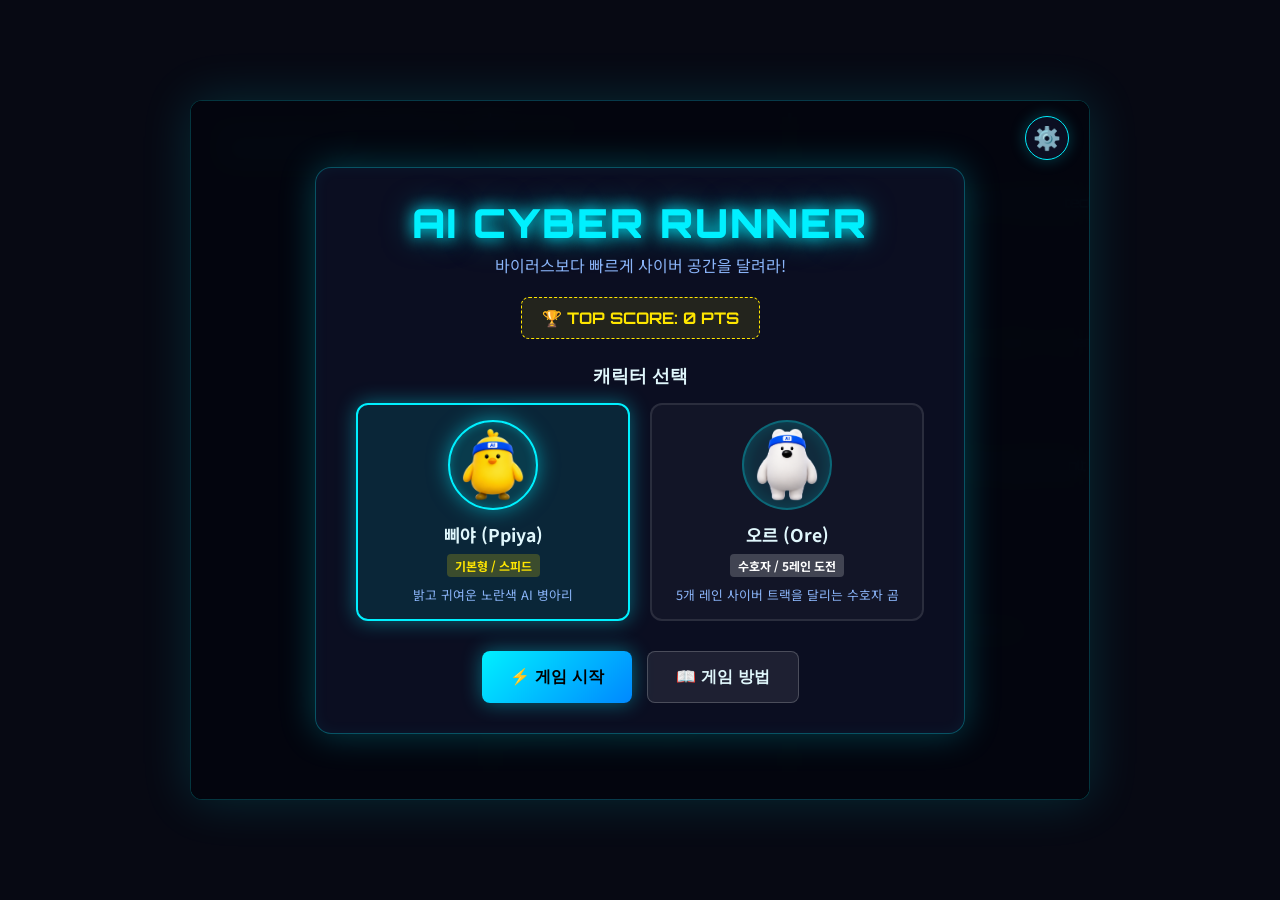
<file: index.html>
<!DOCTYPE html>
<html lang="ko">

<head>
    <meta charset="UTF-8">
    <meta name="viewport" content="width=device-width, initial-scale=1.0">
    <title>AI 사이버 러너 (AI Cyber Runner)</title>
    <!-- 사이버펑크 및 가독성을 위한 구글 폰트 불러오기 -->
    <link rel="preconnect" href="https://fonts.googleapis.com">
    <link rel="preconnect" href="https://fonts.gstatic.com" crossorigin>
    <link
        href="https://fonts.googleapis.com/css2?family=Noto+Sans+KR:wght@400;700;900&family=Orbitron:wght@500;700;900&display=swap"
        rel="stylesheet">
    <link rel="stylesheet" href="style.css">
</head>

<body>
    <div id="appContainer">
        <!-- 상단 좌측 고정 메인 메뉴 🏠 홈 아이콘 버튼 (게임 플레이 중 표시) -->
        <button id="btnHudHome" class="hud-home-btn hidden" aria-label="메인 메뉴로 돌아가기">🏠</button>

        <!-- 상단 우측 고정 톱니바퀴 설정 버튼 -->
        <button id="btnSettings" class="settings-btn" aria-label="사운드 및 게임 설정">⚙️</button>

        <!-- 게임 헤더 HUD (게임 진행 중에만 상단에 표시) -->
        <header id="hud" class="hidden">
            <div class="hud-item lives-container">
                <span class="hud-label">LIFE</span>
                <div id="livesDisplay" class="hearts">❤️❤️❤️❤️❤️</div>
            </div>
            <div class="hud-item score-container">
                <span class="hud-label">SCORE</span>
                <span id="scoreDisplay" class="hud-value">0</span>
            </div>
            <div class="hud-item distance-container">
                <span class="hud-label">DISTANCE</span>
                <span id="distanceDisplay" class="hud-value">0m</span>
            </div>
            <div class="hud-item vaccine-container">
                <span class="hud-label">VACCINE</span>
                <span id="vaccineDisplay" class="hud-value">0</span>
            </div>
        </header>

        <!-- 캔버스 게임 화면 영역 -->
        <main id="gameContainer">
            <canvas id="gameCanvas" width="800" height="600"></canvas>

            <!-- 온스크린 조작 버튼 (모바일 및 터치/클릭 사용자 지원) -->
            <div id="touchControls" class="hidden">
                <button id="btnLeft" class="control-btn" aria-label="왼쪽 이동">◀ LEFT (A)</button>
                <button id="btnRight" class="control-btn" aria-label="오른쪽 이동">RIGHT (D) ▶</button>
            </div>
        </main>

        <!-- 메인 메뉴 화면 오버레이 -->
        <div id="mainMenuOverlay" class="overlay">
            <div class="menu-card glass-panel">
                <h1 class="glitch-title" data-text="AI CYBER RUNNER">AI CYBER RUNNER</h1>
                <p class="subtitle">바이러스보다 빠르게 사이버 공간을 달려라!</p>

                <!-- 최고 기록 표시 -->
                <div class="high-score-banner">
                    🏆 TOP SCORE: <span id="mainHighScore">0</span> PTS
                </div>

                <!-- 캐릭터 선택 섹션 -->
                <section class="character-selection">
                    <h2>캐릭터 선택 </h2>
                    <div class="character-cards">
                        <!-- 삐야 (노란색) -->
                        <div class="char-card selected" data-char="ppiya" id="charPpiya">
                            <div class="char-img-wrapper">
                                <img src="assets/ppiya_select.png?v=20" alt="삐야" id="imgPpiya" class="char-img">
                            </div>
                            <div class="char-info">
                                <h3>삐야 (Ppiya)</h3>
                                <span class="tag yellow">기본형 / 스피드</span>
                                <p>밝고 귀여운 노란색 AI 병아리</p>
                            </div>
                        </div>

                        <!-- 오르 (흰색 - 5레인) -->
                        <div class="char-card" data-char="ore" id="charOre">
                            <div class="char-img-wrapper">
                                <img src="assets/ore_select.png?v=20" alt="오르" id="imgOre" class="char-img">
                            </div>
                            <div class="char-info">
                                <h3>오르 (Ore)</h3>
                                <span class="tag white">수호자 / 5레인 도전</span>
                                <p>5개 레인 사이버 트랙을 달리는 수호자 곰</p>
                            </div>
                        </div>
                    </div>
                </section>

                <!-- 메인 버튼 목록 -->
                <div class="menu-buttons">
                    <button id="btnStartGame" class="btn btn-primary">⚡ 게임 시작</button>
                    <button id="btnHowToPlay" class="btn btn-secondary">📖 게임 방법</button>
                </div>
            </div>
        </div>

        <!-- 게임 방법 설명 모달 -->
        <div id="instructionModal" class="overlay hidden">
            <div class="modal-card glass-panel">
                <h2>📖 게임 플레이 방법</h2>
                <div class="instruction-content">
                    <ul>
                        <li><strong>조작법:</strong> 키보드 방향키 <code>←</code>, <code>→</code> 또는 <code>A</code>,
                            <code>D</code>키로 이동합니다.
                        </li>
                        <li><strong>캐릭터 레인:</strong> 삐야는 <strong>3개 레인</strong>, 오르는 <strong>5개 레인</strong> 트랙에서 달립니다.
                        </li>
                        <li><strong>자동 전진:</strong> 캐릭터는 자동으로 앞으로 달립니다.</li>
                        <li><strong>바이러스 (🦠):</strong> 부딪히면 생명이 1개 감소하며 1초간 무적 상태가 됩니다.</li>
                        <li><strong>백신 (💉):</strong> 먹으면 생명이 1개 회복되고 점수 +100점을 획득합니다 (최대 생명: 5개).</li>
                        <li><strong>난이도:</strong> 거리가 멀어질수록 달리는 속도와 바이러스 등장 빈도가 늘어납니다.</li>
                    </ul>
                </div>
                <button id="btnCloseInstruction" class="btn btn-secondary">닫기</button>
            </div>
        </div>

        <!-- 환경설정 및 사운드 조절 모달 오버레이 -->
        <div id="settingsModal" class="overlay hidden">
            <div class="modal-card glass-panel settings-card">
                <h2>⚙️ 오디오 & 게임 설정</h2>
                <div class="settings-content">
                    <!-- BGM 배경음악 조절 슬라이더 -->
                    <div class="setting-item">
                        <div class="setting-header">
                            <span class="setting-label">🎵 배경 음악 (BGM)</span>
                            <span id="bgmVolumeVal" class="setting-value">70%</span>
                        </div>
                        <input type="range" id="bgmVolumeSlider" class="volume-slider" min="0" max="100" value="70">
                    </div>

                    <!-- SFX 효과음 조절 슬라이더 -->
                    <div class="setting-item">
                        <div class="setting-header">
                            <span class="setting-label">🔊 효과음 (SFX)</span>
                            <span id="sfxVolumeVal" class="setting-value">80%</span>
                        </div>
                        <input type="range" id="sfxVolumeSlider" class="volume-slider" min="0" max="100" value="80">
                    </div>

                    <!-- 마스터 음소거 토글 -->
                    <div class="setting-item mute-item">
                        <span class="setting-label">🔇 마스터 음소거</span>
                        <button id="btnSettingsMute" class="sound-toggle-btn">🔊 소리 켜짐</button>
                    </div>
                </div>
                <div class="menu-buttons settings-action-buttons">
                    <button id="btnSettingsMenu" class="btn btn-secondary">🏠 메인 메뉴로</button>
                    <button id="btnCloseSettings" class="btn btn-primary">확인 / 닫기</button>
                </div>
            </div>
        </div>

        <!-- 게임 오버 오버레이 -->
        <div id="gameOverOverlay" class="overlay hidden">
            <div class="menu-card glass-panel game-over-card">
                <h1 class="danger-title">GAME OVER</h1>
                <p class="game-over-desc">바이러스 공격으로 시스템 침식이 완료되었습니다.</p>

                <div class="result-stats">
                    <div class="stat-box">
                        <span class="stat-label">최종 점수</span>
                        <span id="finalScore" class="stat-value highlight">0</span>
                    </div>
                    <div class="stat-box">
                        <span class="stat-label">이동 거리</span>
                        <span id="finalDistance" class="stat-value">0m</span>
                    </div>
                    <div class="stat-box">
                        <span class="stat-label">획득 백신</span>
                        <span id="finalVaccine" class="stat-value">0개</span>
                    </div>
                    <div class="stat-box">
                        <span class="stat-label">최고 기록</span>
                        <span id="finalHighScore" class="stat-value">0</span>
                    </div>
                </div>

                <div class="menu-buttons">
                    <button id="btnRestart" class="btn btn-primary">🔄 다시 도전</button>
                    <button id="btnBackToMenu" class="btn btn-secondary">🏠 메인 메뉴로</button>
                </div>
            </div>
        </div>
    </div>

    <!-- 게임 스크립트 연결 -->
    <script src="game.js?v=11"></script>
</body>

</html>
</file>
<file: style.css>
/* ==========================================================================
   AI CYBER RUNNER - Style Sheet
   사이버펑크 & 네온 글래스모피즘 디자인 테마
   ========================================================================== */

:root {
    --bg-dark: #070913;
    --panel-bg: rgba(13, 17, 38, 0.85);
    --panel-border: rgba(0, 240, 255, 0.3);
    --neon-cyan: #00f0ff;
    --neon-magenta: #ff007f;
    --neon-yellow: #ffe600;
    --neon-green: #00ff66;
    --text-color: #e0f7fc;
    --text-muted: #8ab4f8;
    --danger-color: #ff3366;
    --font-main: 'Noto Sans KR', sans-serif;
    --font-cyber: 'Orbitron', sans-serif;
}

* {
    box-sizing: border-box;
    margin: 0;
    padding: 0;
    user-select: none;
}

body {
    background-color: var(--bg-dark);
    color: var(--text-color);
    font-family: var(--font-main);
    display: flex;
    justify-content: center;
    align-items: center;
    min-height: 100vh;
    overflow: hidden;
}

#appContainer {
    position: relative;
    width: 100vw;
    max-width: 900px;
    height: 100vh;
    max-height: 700px;
    display: flex;
    flex-direction: column;
    align-items: center;
    justify-content: center;
    background: radial-gradient(circle at center, #101736 0%, #05070e 100%);
    box-shadow: 0 0 50px rgba(0, 240, 255, 0.15);
    border: 1px solid rgba(0, 240, 255, 0.2);
    border-radius: 12px;
    overflow: hidden;
}

/* ==========================================================================
   Top Header Layout (스코어 박스 -> 🏠 홈 버튼 -> ⚙️ 설정 버튼 순서 배치)
   ========================================================================== */
/* 가장 우측 ⚙️ 설정 버튼 */
.settings-btn {
    position: absolute;
    top: 15px;
    right: 20px;
    width: 44px;
    height: 44px;
    border-radius: 50%;
    background: rgba(13, 17, 38, 0.85);
    border: 1px solid var(--neon-cyan);
    color: var(--neon-cyan);
    font-size: 1.4rem;
    display: flex;
    justify-content: center;
    align-items: center;
    cursor: pointer;
    z-index: 100;
    backdrop-filter: blur(10px);
    box-shadow: 0 0 15px rgba(0, 240, 255, 0.25);
    transition: all 0.3s cubic-bezier(0.4, 0, 0.2, 1);
}

.settings-btn:hover {
    transform: rotate(60deg) scale(1.1);
    background: rgba(0, 240, 255, 0.2);
    box-shadow: 0 0 25px var(--neon-cyan);
    color: #ffffff;
}

.settings-btn:active {
    transform: rotate(90deg) scale(0.95);
}

/* ⚙️ 설정 버튼 바로 왼쪽에 위치하는 🏠 홈 버튼 */
.hud-home-btn {
    position: absolute;
    top: 15px;
    right: 72px;
    width: 44px;
    height: 44px;
    border-radius: 50%;
    background: rgba(13, 17, 38, 0.85);
    border: 1px solid var(--neon-cyan);
    color: var(--neon-cyan);
    font-size: 1.3rem;
    display: flex;
    justify-content: center;
    align-items: center;
    cursor: pointer;
    z-index: 100;
    backdrop-filter: blur(10px);
    box-shadow: 0 0 15px rgba(0, 240, 255, 0.25);
    transition: all 0.3s cubic-bezier(0.4, 0, 0.2, 1);
}

.hud-home-btn:hover {
    transform: scale(1.1);
    background: rgba(0, 240, 255, 0.2);
    box-shadow: 0 0 25px var(--neon-cyan);
    color: #ffffff;
}

.hud-home-btn:active {
    transform: scale(0.95);
}

/* 가장 왼쪽에 위치하는 스코어 박스 HUD (우측 버튼 2개 공간 125px 확보) */
#hud {
    position: absolute;
    top: 15px;
    left: 20px;
    right: 128px; /* 우측 홈 버튼 & 설정 버튼 공간 확보 */
    height: 60px;
    display: flex;
    justify-content: space-around;
    align-items: center;
    padding: 0 15px;
    background: rgba(10, 14, 30, 0.75);
    backdrop-filter: blur(10px);
    border: 1px solid var(--panel-border);
    border-radius: 8px;
    z-index: 20;
    box-shadow: 0 0 15px rgba(0, 240, 255, 0.2);
}

.hud-item {
    display: flex;
    flex-direction: column;
    align-items: center;
}

.hud-label {
    font-family: var(--font-cyber);
    font-size: 0.75rem;
    letter-spacing: 1px;
    color: var(--text-muted);
}

.hud-value {
    font-family: var(--font-cyber);
    font-size: 1.25rem;
    font-weight: 700;
    color: var(--neon-cyan);
    text-shadow: 0 0 8px var(--neon-cyan);
}

.hearts {
    font-size: 1.2rem;
    letter-spacing: 2px;
}

.hud-home-btn {
    width: 38px;
    height: 38px;
    border-radius: 50%;
    font-size: 1.1rem;
    display: flex;
    justify-content: center;
    align-items: center;
    color: var(--neon-cyan);
    background: rgba(0, 240, 255, 0.1);
    border: 1px solid var(--neon-cyan);
    cursor: pointer;
    transition: all 0.25s ease;
    box-shadow: 0 0 10px rgba(0, 240, 255, 0.2);
    padding: 0;
}

.hud-home-btn:hover {
    background: rgba(0, 240, 255, 0.3);
    color: #ffffff;
    box-shadow: 0 0 18px var(--neon-cyan);
    transform: scale(1.1);
}

.hud-home-btn:active {
    transform: scale(0.95);
}

.sound-toggle-btn {
    font-family: var(--font-cyber);
    font-size: 0.85rem;
    font-weight: 700;
    color: var(--neon-cyan);
    background: rgba(0, 240, 255, 0.1);
    border: 1px solid var(--neon-cyan);
    border-radius: 6px;
    padding: 8px 16px;
    cursor: pointer;
    transition: all 0.2s ease;
    box-shadow: 0 0 10px rgba(0, 240, 255, 0.2);
}

.sound-toggle-btn:hover {
    background: rgba(0, 240, 255, 0.3);
    box-shadow: 0 0 15px var(--neon-cyan);
}

.sound-toggle-btn.muted {
    color: var(--danger-color);
    border-color: var(--danger-color);
    background: rgba(255, 51, 102, 0.1);
    box-shadow: 0 0 10px rgba(255, 51, 102, 0.2);
}

/* ==========================================================================
   Canvas & Controller
   ========================================================================== */
#gameContainer {
    position: relative;
    width: 100%;
    height: 100%;
    display: flex;
    justify-content: center;
    align-items: center;
}

#gameCanvas {
    background-color: #03050a;
    border-radius: 8px;
    width: 100%;
    height: 100%;
    object-fit: contain;
}

#touchControls {
    position: absolute;
    bottom: 25px;
    width: 90%;
    display: flex;
    justify-content: space-between;
    gap: 20px;
    z-index: 25;
}

.control-btn {
    flex: 1;
    padding: 16px 0;
    font-family: var(--font-cyber);
    font-size: 1.1rem;
    font-weight: 700;
    color: #ffffff;
    background: rgba(0, 240, 255, 0.15);
    border: 2px solid var(--neon-cyan);
    border-radius: 8px;
    backdrop-filter: blur(5px);
    cursor: pointer;
    transition: all 0.2s ease;
    box-shadow: 0 0 15px rgba(0, 240, 255, 0.2);
}

.control-btn:active {
    background: rgba(0, 240, 255, 0.4);
    transform: scale(0.98);
}

/* ==========================================================================
   Overlay Panels (Glassmorphism & Modals)
   ========================================================================== */
.overlay {
    position: absolute;
    top: 0;
    left: 0;
    width: 100%;
    height: 100%;
    display: flex;
    justify-content: center;
    align-items: center;
    background: rgba(4, 6, 16, 0.85);
    backdrop-filter: blur(12px);
    z-index: 30;
    opacity: 1;
    transition: opacity 0.3s ease;
}

.hidden {
    display: none !important;
    opacity: 0;
    pointer-events: none;
}

.glass-panel {
    background: var(--panel-bg);
    border: 1px solid var(--panel-border);
    border-radius: 16px;
    padding: 30px 40px;
    width: 90%;
    max-width: 650px;
    box-shadow: 0 0 35px rgba(0, 240, 255, 0.25), inset 0 0 15px rgba(0, 240, 255, 0.05);
    text-align: center;
}

/* Titles */
.glitch-title {
    font-family: var(--font-cyber);
    font-size: 2.5rem;
    font-weight: 900;
    color: var(--neon-cyan);
    text-shadow: 0 0 15px var(--neon-cyan), 0 0 30px rgba(0, 240, 255, 0.5);
    letter-spacing: 2px;
    margin-bottom: 5px;
}

.subtitle {
    font-size: 1rem;
    color: var(--text-muted);
    margin-bottom: 20px;
}

.high-score-banner {
    font-family: var(--font-cyber);
    background: rgba(255, 230, 0, 0.1);
    border: 1px dashed var(--neon-yellow);
    color: var(--neon-yellow);
    padding: 10px 20px;
    border-radius: 8px;
    font-weight: 700;
    font-size: 1rem;
    margin-bottom: 25px;
    display: inline-block;
}

/* Character Selection */
.character-selection h2 {
    font-family: var(--font-cyber);
    font-size: 1.1rem;
    color: var(--text-color);
    margin-bottom: 15px;
}

.character-cards {
    display: flex;
    gap: 20px;
    margin-bottom: 30px;
}

.char-card {
    flex: 1;
    background: rgba(255, 255, 255, 0.03);
    border: 2px solid rgba(255, 255, 255, 0.1);
    border-radius: 12px;
    padding: 15px;
    cursor: pointer;
    transition: all 0.3s ease;
    display: flex;
    flex-direction: column;
    align-items: center;
}

.char-card:hover {
    border-color: rgba(0, 240, 255, 0.5);
    transform: translateY(-4px);
    box-shadow: 0 8px 20px rgba(0, 240, 255, 0.15);
}

.char-card.selected {
    border-color: var(--neon-cyan);
    background: rgba(0, 240, 255, 0.1);
    box-shadow: 0 0 20px rgba(0, 240, 255, 0.4);
}

.char-img-wrapper {
    width: 90px;
    height: 90px;
    border-radius: 50%;
    background: rgba(0, 240, 255, 0.1);
    display: flex;
    justify-content: center;
    align-items: center;
    margin-bottom: 12px;
    overflow: hidden;
    border: 2px solid rgba(0, 240, 255, 0.3);
    position: relative;
    box-shadow: inset 0 0 15px rgba(0, 240, 255, 0.15);
}

.char-card.selected .char-img-wrapper {
    border-color: var(--neon-cyan);
    box-shadow: 0 0 20px rgba(0, 240, 255, 0.5), inset 0 0 10px rgba(0, 240, 255, 0.3);
}

.char-img {
    max-width: 85%;
    max-height: 85%;
    object-fit: contain;
    transition: transform 0.2s ease;
}

.char-card:hover .char-img {
    transform: scale(1.08);
}

.char-info h3 {
    font-size: 1.1rem;
    font-weight: 700;
    margin-bottom: 5px;
}

.tag {
    display: inline-block;
    font-size: 0.75rem;
    padding: 3px 8px;
    border-radius: 4px;
    font-weight: 700;
    margin-bottom: 8px;
}

.tag.yellow {
    background: rgba(255, 230, 0, 0.2);
    color: var(--neon-yellow);
}

.tag.white {
    background: rgba(255, 255, 255, 0.2);
    color: #ffffff;
}

.char-info p {
    font-size: 0.8rem;
    color: var(--text-muted);
}

/* Buttons */
.menu-buttons {
    display: flex;
    gap: 15px;
    justify-content: center;
}

.btn {
    padding: 14px 28px;
    font-family: var(--font-cyber);
    font-size: 1rem;
    font-weight: 700;
    border-radius: 8px;
    border: none;
    cursor: pointer;
    white-space: nowrap;
    transition: all 0.25s ease;
}

.btn-primary {
    background: linear-gradient(135deg, var(--neon-cyan), #0088ff);
    color: #000000;
    box-shadow: 0 0 20px rgba(0, 240, 255, 0.4);
}

.btn-primary:hover {
    transform: translateY(-2px);
    box-shadow: 0 0 30px rgba(0, 240, 255, 0.7);
}

.btn-secondary {
    background: rgba(255, 255, 255, 0.08);
    color: var(--text-color);
    border: 1px solid rgba(255, 255, 255, 0.2);
}

.btn-secondary:hover {
    background: rgba(255, 255, 255, 0.18);
    border-color: rgba(255, 255, 255, 0.4);
}

/* Instructions Modal */
.instruction-content {
    text-align: left;
    margin: 20px 0 30px;
    font-size: 0.95rem;
    line-height: 1.7;
    color: #d0e4ff;
}

.instruction-content ul {
    list-style-type: none;
}

.instruction-content li {
    margin-bottom: 12px;
    padding-left: 20px;
    position: relative;
}

.instruction-content li::before {
    content: "►";
    position: absolute;
    left: 0;
    color: var(--neon-cyan);
}

.instruction-content code {
    background: rgba(0, 240, 255, 0.15);
    color: var(--neon-cyan);
    padding: 2px 6px;
    border-radius: 4px;
    font-family: var(--font-cyber);
}

/* Game Over Card */
.danger-title {
    font-family: var(--font-cyber);
    font-size: 2.8rem;
    color: var(--danger-color);
    text-shadow: 0 0 20px var(--danger-color);
    margin-bottom: 10px;
}

.game-over-desc {
    color: var(--text-muted);
    margin-bottom: 25px;
}

.result-stats {
    display: grid;
    grid-template-columns: repeat(2, 1fr);
    gap: 15px;
    margin-bottom: 30px;
}

.stat-box {
    background: rgba(0, 0, 0, 0.3);
    border: 1px solid rgba(255, 255, 255, 0.1);
    border-radius: 8px;
    padding: 12px;
    display: flex;
    flex-direction: column;
    align-items: center;
}

.stat-label {
    font-size: 0.8rem;
    color: var(--text-muted);
    margin-bottom: 5px;
}

.stat-value {
    font-family: var(--font-cyber);
    font-size: 1.3rem;
    font-weight: 700;
    color: var(--text-color);
}

.stat-value.highlight {
    color: var(--neon-yellow);
    font-size: 1.5rem;
}

/* ==========================================================================
   Settings Modal & Volume Control Styles
   ========================================================================== */
.settings-card {
    max-width: 500px;
}

.settings-card h2 {
    font-family: var(--font-cyber);
    color: var(--neon-cyan);
    font-size: 1.6rem;
    margin-bottom: 25px;
    text-shadow: 0 0 10px rgba(0, 240, 255, 0.4);
}

.settings-content {
    display: flex;
    flex-direction: column;
    gap: 22px;
    margin-bottom: 30px;
    text-align: left;
}

.setting-item {
    background: rgba(0, 0, 0, 0.3);
    border: 1px solid rgba(0, 240, 255, 0.2);
    border-radius: 10px;
    padding: 16px 20px;
    display: flex;
    flex-direction: column;
    gap: 10px;
}

.setting-item.mute-item {
    flex-direction: row;
    justify-content: space-between;
    align-items: center;
}

.setting-header {
    display: flex;
    justify-content: space-between;
    align-items: center;
}

.setting-label {
    font-size: 1rem;
    font-weight: 700;
    color: var(--text-color);
}

.setting-value {
    font-family: var(--font-cyber);
    font-size: 0.95rem;
    color: var(--neon-cyan);
    font-weight: 700;
}

/* Custom Neon Range Slider */
.volume-slider {
    -webkit-appearance: none;
    appearance: none;
    width: 100%;
    height: 8px;
    border-radius: 4px;
    background: rgba(255, 255, 255, 0.15);
    outline: none;
    transition: background 0.2s;
}

.volume-slider::-webkit-slider-thumb {
    -webkit-appearance: none;
    appearance: none;
    width: 20px;
    height: 20px;
    border-radius: 50%;
    background: var(--neon-cyan);
    cursor: pointer;
    box-shadow: 0 0 10px var(--neon-cyan);
    transition: transform 0.15s ease, background-color 0.15s ease;
}

.volume-slider::-webkit-slider-thumb:hover {
    transform: scale(1.2);
    background: #ffffff;
    box-shadow: 0 0 15px var(--neon-cyan);
}

.volume-slider::-moz-range-thumb {
    width: 20px;
    height: 20px;
    border-radius: 50%;
    background: var(--neon-cyan);
    cursor: pointer;
    box-shadow: 0 0 10px var(--neon-cyan);
    border: none;
}

/* ==========================================================================
   Responsive Mobile Media Queries (모바일 반응형 레이아웃)
   ========================================================================== */
@media (max-width: 650px) {
    .settings-btn {
        top: 10px;
        right: 10px;
        width: 38px;
        height: 38px;
        font-size: 1.2rem;
    }

    .hud-home-btn {
        top: 10px;
        right: 54px;
        width: 38px;
        height: 38px;
        font-size: 1.1rem;
    }

    #hud {
        top: 10px;
        left: 10px;
        right: 98px;
        height: auto;
        flex-wrap: wrap;
        padding: 8px 10px;
        gap: 4px;
    }

    .hud-item {
        flex: 1;
        min-width: 60px;
    }

    /* 모바일 환경: Life 수치를 스코어 박스 아래에 줄 바꿈(2행)으로 배치 */
    .lives-container {
        width: 100%;
        flex: none;
        order: 10;
        margin-top: 4px;
        padding-top: 4px;
        border-top: 1px dashed rgba(0, 240, 255, 0.2);
        flex-direction: row;
        justify-content: center;
        gap: 8px;
    }

    .lives-container .hud-label {
        font-size: 0.7rem;
    }

    .hearts {
        font-size: 1rem;
    }

    /* 모바일 글래스 패딩 및 버튼 공간 조절 */
    .glass-panel {
        padding: 20px 14px;
        width: 95%;
    }

    .btn {
        padding: 10px 14px;
        font-size: 0.88rem;
        white-space: nowrap;
    }

    .menu-buttons {
        gap: 8px;
    }

    .control-btn {
        padding: 12px 6px;
        font-size: 0.88rem;
        white-space: nowrap;
    }

    .sound-toggle-btn {
        padding: 6px 10px;
        font-size: 0.75rem;
        white-space: nowrap;
    }
}
</file>
